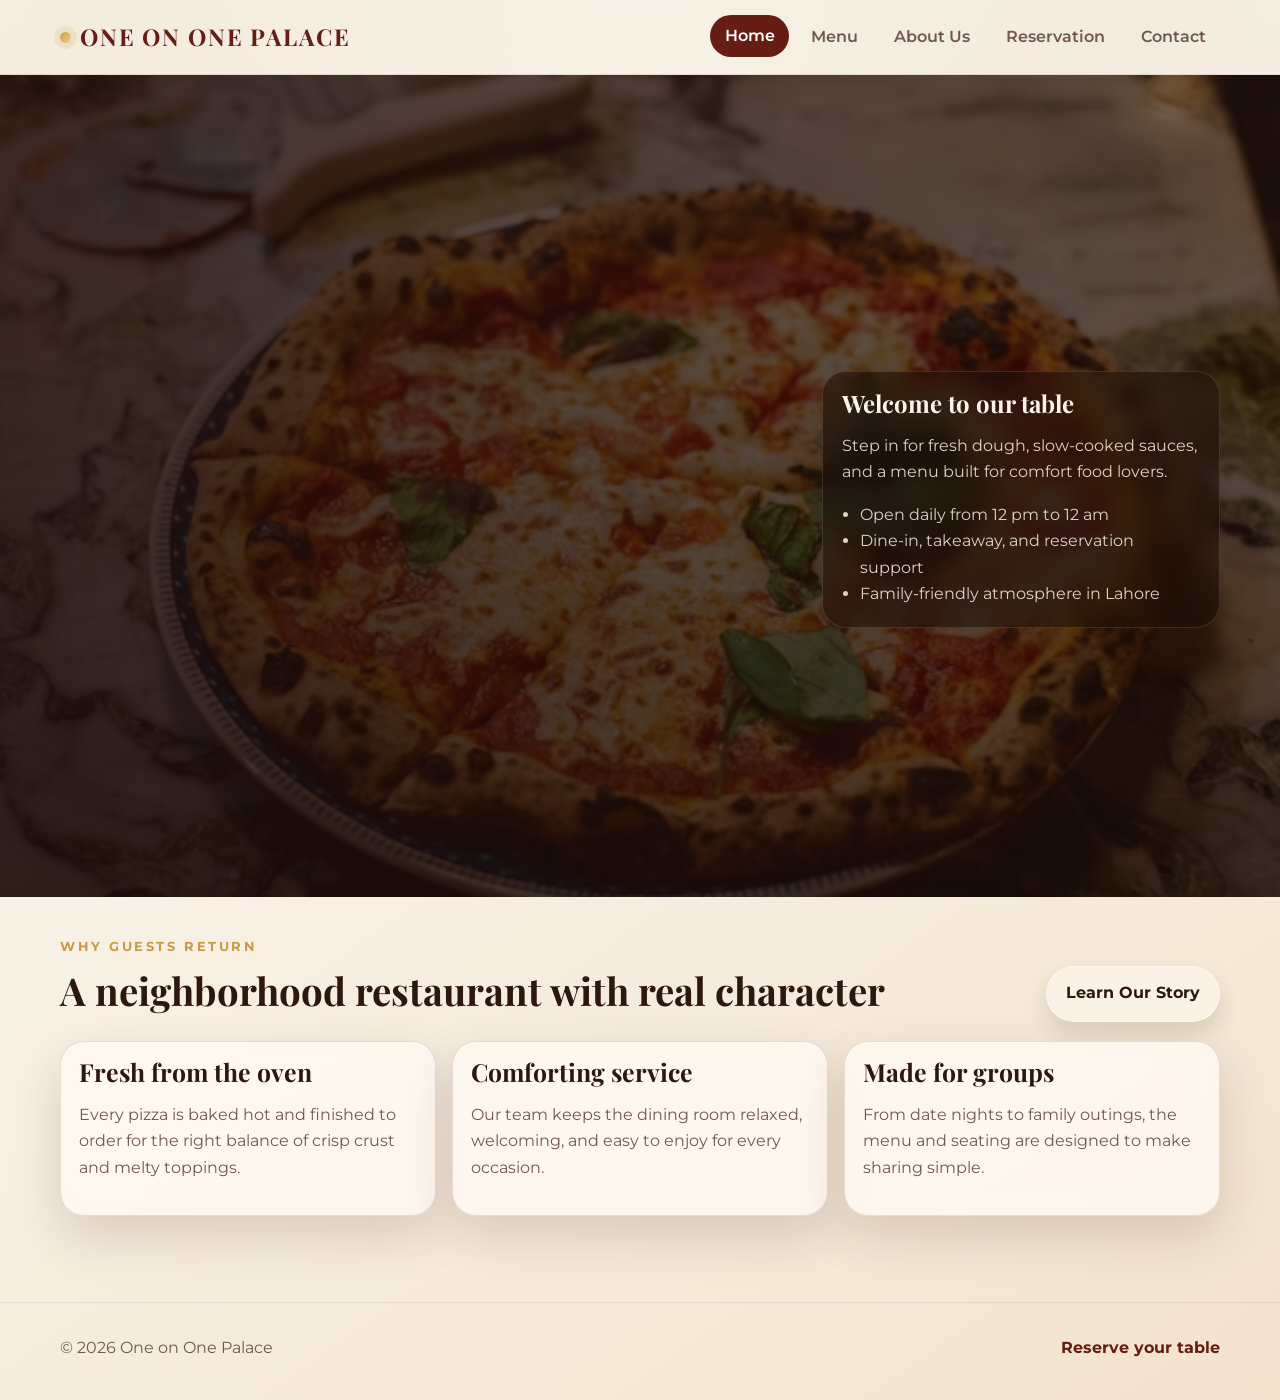
<file: index.html>
<!DOCTYPE html>
<html lang="en">
<head>
    <meta charset="UTF-8">
    <meta name="viewport" content="width=device-width, initial-scale=1.0">
    <title>One on One Palace | Best Pizza in Lahore</title>
    <link rel="preconnect" href="https://fonts.googleapis.com">
    <link rel="preconnect" href="https://fonts.gstatic.com" crossorigin>
    <link href="https://fonts.googleapis.com/css2?family=Montserrat:wght@400;500;600;700;800&family=Playfair+Display:wght@600;700;800&display=swap" rel="stylesheet">
    <link rel="stylesheet" href="style.css?v=20260422">
    <script src="script.js?v=20260422" defer></script>
</head>
<body>
    <header class="site-header">
        <div class="container nav-wrap">
            <a class="brand" href="index.html?v=20260422">One on One Palace</a>
            <button class="nav-toggle" type="button" aria-label="Toggle navigation" aria-controls="primary-nav" aria-expanded="false">Menu</button>
            <nav class="main-nav" id="primary-nav" aria-label="Primary navigation">
                <a class="active" href="index.html?v=20260422">Home</a>
                <a href="menu.html?v=20260422">Menu</a>
                <a href="about.html?v=20260422">About Us</a>
                <a href="reservation.html?v=20260422">Reservation</a>
                <a href="contact.html?v=20260422">Contact</a>
            </nav>
        </div>
    </header>

    <main>
        <section class="hero hero-home">
            <div class="container hero-grid">
                <div class="hero-panel reveal">
                    <p class="eyebrow">Lahore's warm table for wood-fired favorites</p>
                    <h1>One on One Palace</h1>
                    <p class="hero-copy">Best Pizza in Lahore, served with fresh ingredients, bold flavors, and a cozy dining experience for family dinners, casual catchups, and late-night cravings.</p>
                    <div class="cta-row">
                        <a class="btn btn-solid" href="reservation.html?v=20260422">Book a Table</a>
                        <a class="btn btn-ghost" href="menu.html?v=20260422">View Menu</a>
                    </div>
                </div>
                <aside class="hero-card reveal" aria-label="Welcome highlights">
                    <h2>Welcome to our table</h2>
                    <p>Step in for fresh dough, slow-cooked sauces, and a menu built for comfort food lovers.</p>
                    <ul>
                        <li>Open daily from 12 pm to 12 am</li>
                        <li>Dine-in, takeaway, and reservation support</li>
                        <li>Family-friendly atmosphere in Lahore</li>
                    </ul>
                </aside>
            </div>
        </section>

        <section class="section container">
            <div class="section-header">
                <div>
                    <p class="eyebrow">Why guests return</p>
                    <h2 class="section-title">A neighborhood restaurant with real character</h2>
                </div>
                <a class="btn btn-ghost" href="about.html?v=20260422">Learn Our Story</a>
            </div>
            <div class="cards">
                <article class="card reveal">
                    <h3>Fresh from the oven</h3>
                    <p>Every pizza is baked hot and finished to order for the right balance of crisp crust and melty toppings.</p>
                </article>
                <article class="card reveal">
                    <h3>Comforting service</h3>
                    <p>Our team keeps the dining room relaxed, welcoming, and easy to enjoy for every occasion.</p>
                </article>
                <article class="card reveal">
                    <h3>Made for groups</h3>
                    <p>From date nights to family outings, the menu and seating are designed to make sharing simple.</p>
                </article>
            </div>
        </section>
    </main>

    <footer class="site-footer">
        <div class="container footer-wrap">
            <p>&copy; 2026 One on One Palace</p>
            <a href="reservation.html?v=20260422">Reserve your table</a>
        </div>
    </footer>
</body>
</html>
</file>
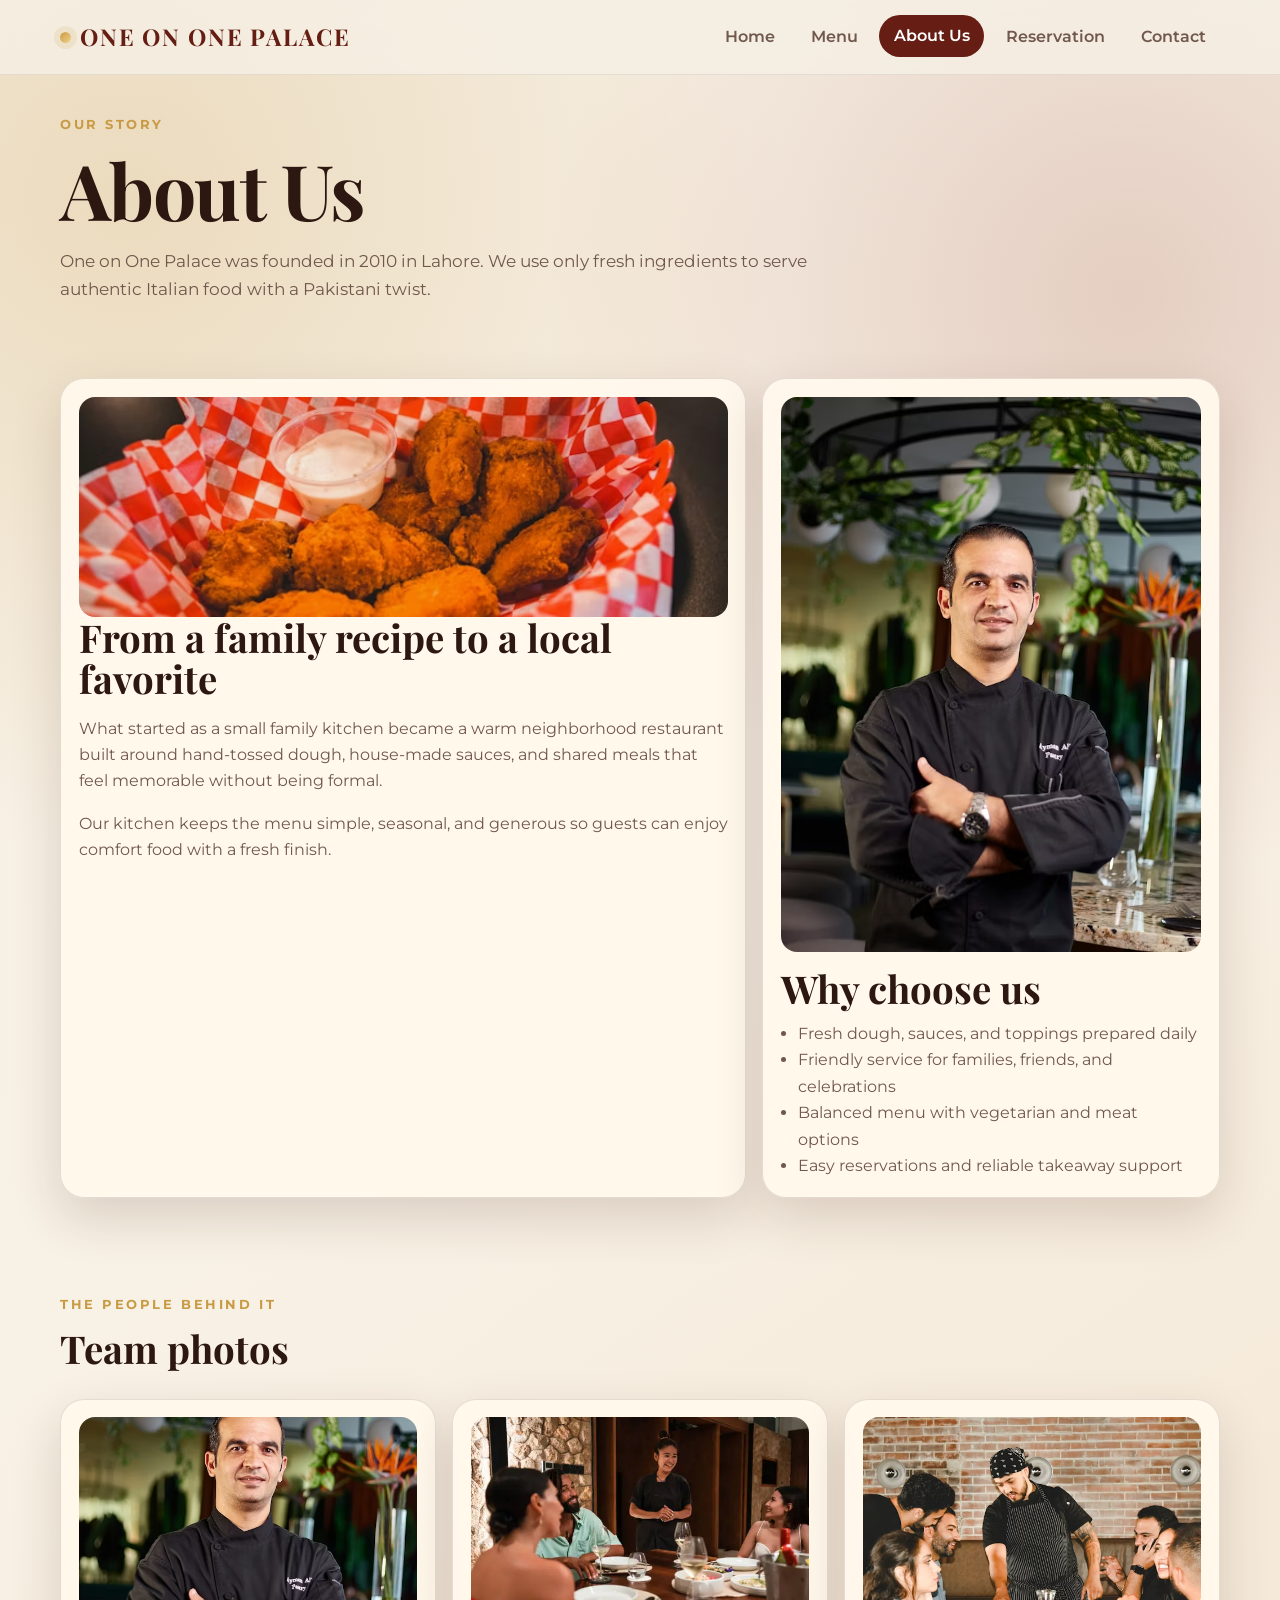
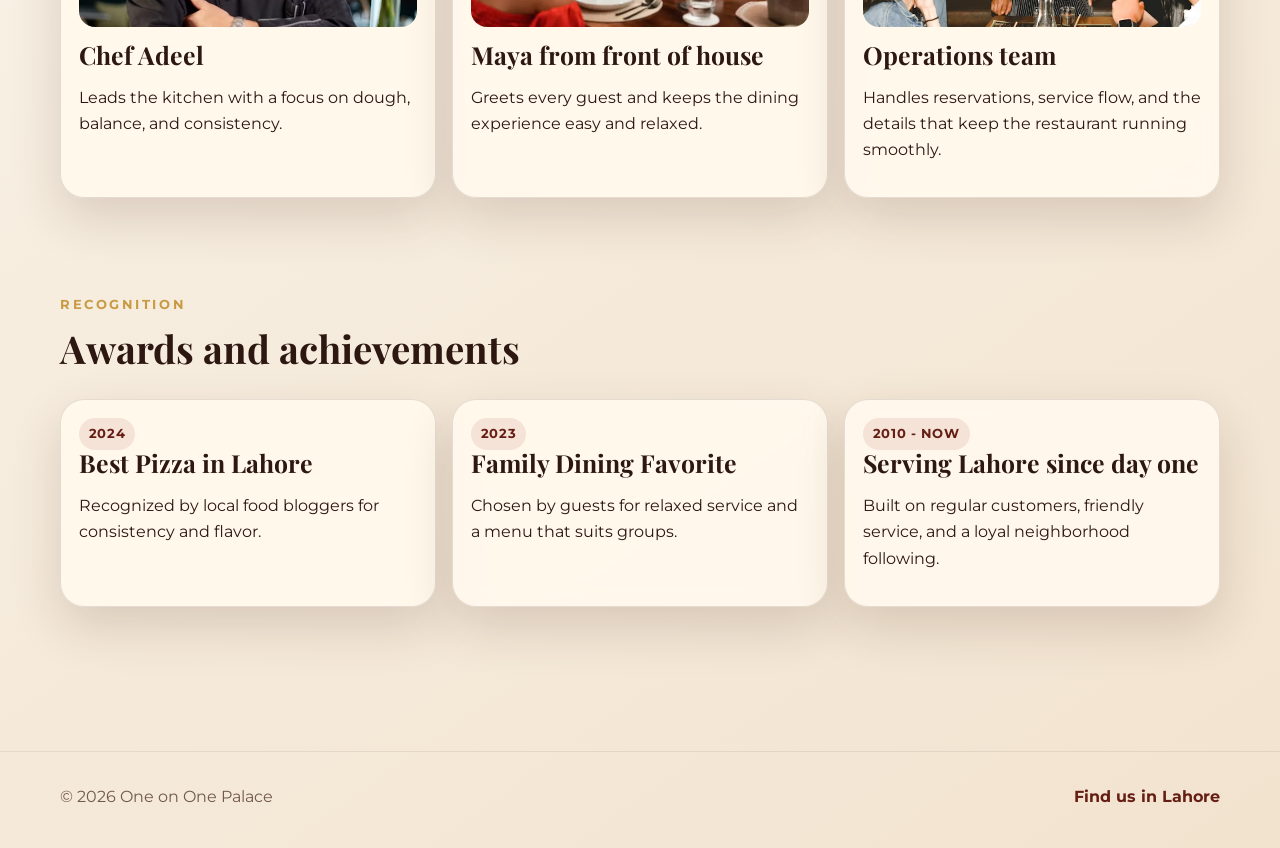
<file: about.html>
<!DOCTYPE html>
<html lang="en">
<head>
    <meta charset="UTF-8">
    <meta name="viewport" content="width=device-width, initial-scale=1.0">
    <title>About Us | One on One Palace</title>
    <link rel="preconnect" href="https://fonts.googleapis.com">
    <link rel="preconnect" href="https://fonts.gstatic.com" crossorigin>
    <link href="https://fonts.googleapis.com/css2?family=Montserrat:wght@400;500;600;700;800&family=Playfair+Display:wght@600;700;800&display=swap" rel="stylesheet">
    <link rel="stylesheet" href="style.css?v=20260422">
    <script src="script.js?v=20260422" defer></script>
</head>
<body>
    <header class="site-header">
        <div class="container nav-wrap">
            <a class="brand" href="index.html?v=20260422">One on One Palace</a>
            <button class="nav-toggle" type="button" aria-label="Toggle navigation" aria-controls="primary-nav" aria-expanded="false">Menu</button>
            <nav class="main-nav" id="primary-nav" aria-label="Primary navigation">
                <a href="index.html?v=20260422">Home</a>
                <a href="menu.html?v=20260422">Menu</a>
                <a class="active" href="about.html?v=20260422">About Us</a>
                <a href="reservation.html?v=20260422">Reservation</a>
                <a href="contact.html?v=20260422">Contact</a>
            </nav>
        </div>
    </header>

    <main class="section container">
        <div class="section-header">
            <div>
                <p class="eyebrow">Our story</p>
                <h1 class="section-title">About Us</h1>
                <p class="page-intro">One on One Palace was founded in 2010 in Lahore. We use only fresh ingredients to serve authentic Italian food with a Pakistani twist.</p>
            </div>
        </div>

        <section class="story-grid section">
            <article class="story-card reveal">
                <div class="story-visual" aria-hidden="true"></div>
                <h2>From a family recipe to a local favorite</h2>
                <p>What started as a small family kitchen became a warm neighborhood restaurant built around hand-tossed dough, house-made sauces, and shared meals that feel memorable without being formal.</p>
                <p>Our kitchen keeps the menu simple, seasonal, and generous so guests can enjoy comfort food with a fresh finish.</p>
            </article>
            <aside class="story-card reveal">
                <img class="owner-photo" src="images/Chef Adeel.avif" alt="Chef Adeel, head chef at One on One Palace">
                <h2>Why choose us</h2>
                <ul class="feature-list">
                    <li>Fresh dough, sauces, and toppings prepared daily</li>
                    <li>Friendly service for families, friends, and celebrations</li>
                    <li>Balanced menu with vegetarian and meat options</li>
                    <li>Easy reservations and reliable takeaway support</li>
                </ul>
            </aside>
        </section>

        <section class="section">
            <div class="section-header">
                <div>
                    <p class="eyebrow">The people behind it</p>
                    <h2 class="section-title">Team photos</h2>
                </div>
            </div>
            <div class="team-grid">
                <article class="team-card reveal">
                    <div class="team-photo one" aria-hidden="true"></div>
                    <h3>Chef Adeel</h3>
                    <p>Leads the kitchen with a focus on dough, balance, and consistency.</p>
                </article>
                <article class="team-card reveal">
                    <div class="team-photo two" aria-hidden="true"></div>
                    <h3>Maya from front of house</h3>
                    <p>Greets every guest and keeps the dining experience easy and relaxed.</p>
                </article>
                <article class="team-card reveal">
                    <div class="team-photo three" aria-hidden="true"></div>
                    <h3>Operations team</h3>
                    <p>Handles reservations, service flow, and the details that keep the restaurant running smoothly.</p>
                </article>
            </div>
        </section>

        <section class="section">
            <div class="section-header">
                <div>
                    <p class="eyebrow">Recognition</p>
                    <h2 class="section-title">Awards and achievements</h2>
                </div>
            </div>
            <div class="awards-grid">
                <article class="award-card reveal">
                    <span class="pill">2024</span>
                    <h3>Best Pizza in Lahore</h3>
                    <p>Recognized by local food bloggers for consistency and flavor.</p>
                </article>
                <article class="award-card reveal">
                    <span class="pill">2023</span>
                    <h3>Family Dining Favorite</h3>
                    <p>Chosen by guests for relaxed service and a menu that suits groups.</p>
                </article>
                <article class="award-card reveal">
                    <span class="pill">2010 - Now</span>
                    <h3>Serving Lahore since day one</h3>
                    <p>Built on regular customers, friendly service, and a loyal neighborhood following.</p>
                </article>
            </div>
        </section>
    </main>

    <footer class="site-footer">
        <div class="container footer-wrap">
            <p>&copy; 2026 One on One Palace</p>
            <a href="contact.html?v=20260422">Find us in Lahore</a>
        </div>
    </footer>
</body>
</html>
</file>
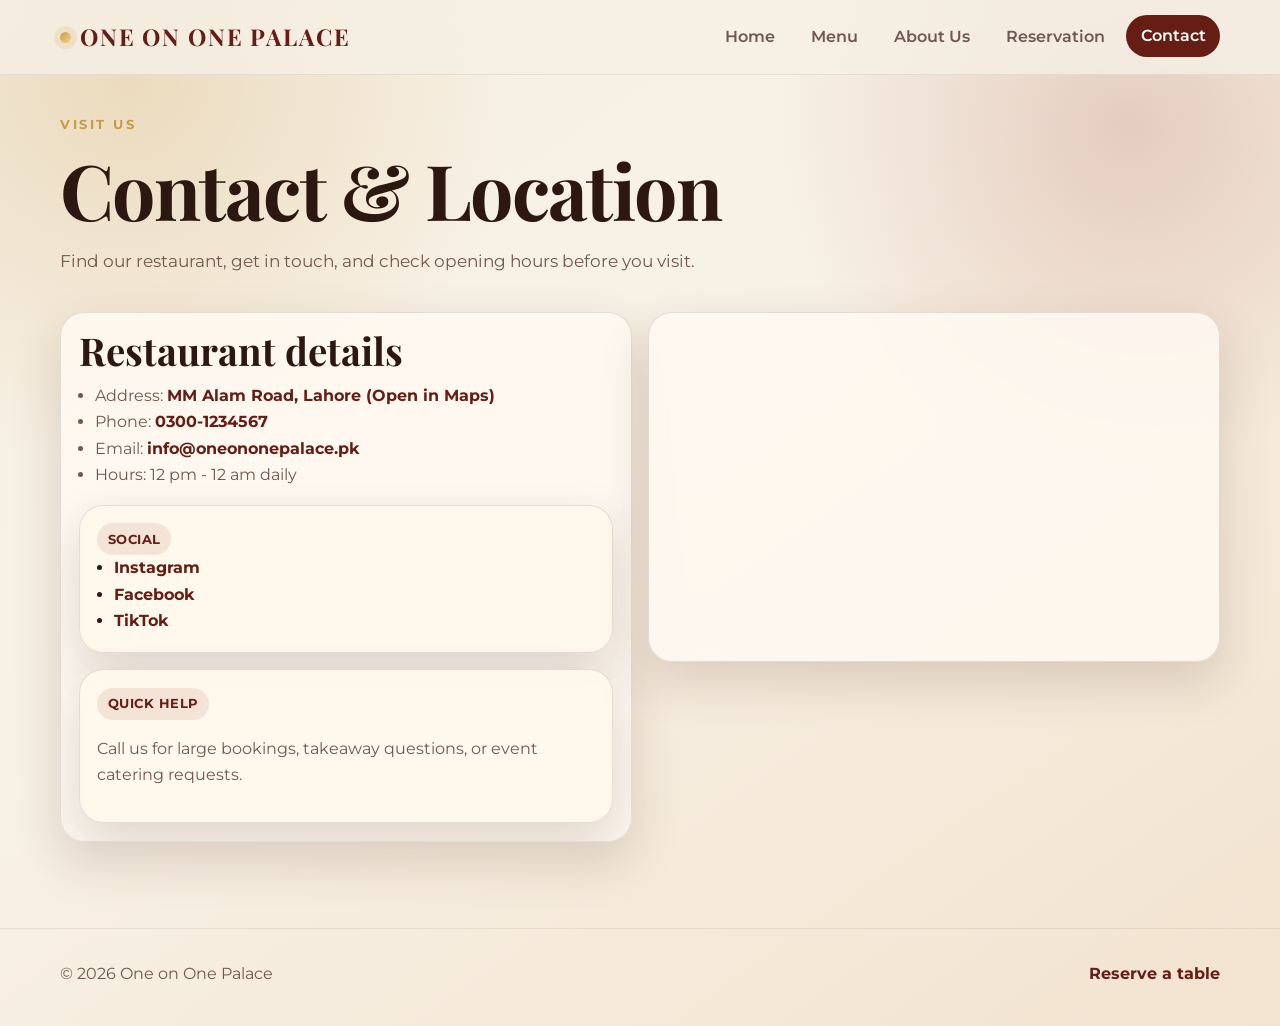
<file: contact.html>
<!DOCTYPE html>
<html lang="en">
<head>
    <meta charset="UTF-8">
    <meta name="viewport" content="width=device-width, initial-scale=1.0">
    <title>Contact & Location | One on One Palace</title>
    <link rel="preconnect" href="https://fonts.googleapis.com">
    <link rel="preconnect" href="https://fonts.gstatic.com" crossorigin>
    <link href="https://fonts.googleapis.com/css2?family=Montserrat:wght@400;500;600;700;800&family=Playfair+Display:wght@600;700;800&display=swap" rel="stylesheet">
    <link rel="stylesheet" href="style.css?v=20260422">
    <script src="script.js?v=20260422" defer></script>
</head>
<body>
    <header class="site-header">
        <div class="container nav-wrap">
            <a class="brand" href="index.html?v=20260422">One on One Palace</a>
            <button class="nav-toggle" type="button" aria-label="Toggle navigation" aria-controls="primary-nav" aria-expanded="false">Menu</button>
            <nav class="main-nav" id="primary-nav" aria-label="Primary navigation">
                <a href="index.html?v=20260422">Home</a>
                <a href="menu.html?v=20260422">Menu</a>
                <a href="about.html?v=20260422">About Us</a>
                <a href="reservation.html?v=20260422">Reservation</a>
                <a class="active" href="contact.html?v=20260422">Contact</a>
            </nav>
        </div>
    </header>

    <main class="section container">
        <div class="section-header">
            <div>
                <p class="eyebrow">Visit us</p>
                <h1 class="section-title">Contact & Location</h1>
                <p class="page-intro">Find our restaurant, get in touch, and check opening hours before you visit.</p>
            </div>
        </div>

        <div class="contact-grid">
            <section class="contact-card reveal">
                <h2>Restaurant details</h2>
                <ul class="contact-list detail-list">
                    <li>Address: <a href="https://maps.google.com/?q=MM+Alam+Road,+Lahore" target="_blank" rel="noopener noreferrer">MM Alam Road, Lahore (Open in Maps)</a></li>
                    <li>Phone: <a href="tel:+923001234567">0300-1234567</a></li>
                    <li>Email: <a href="mailto:info@oneononepalace.pk">info@oneononepalace.pk</a></li>
                    <li>Hours: 12 pm - 12 am daily</li>
                </ul>

                <div class="hours-grid" style="margin-top: 1rem;">
                    <div class="info-card">
                        <span class="pill">Social</span>
                        <ul class="social-list">
                            <li><a href="https://www.instagram.com/" target="_blank" rel="noopener noreferrer">Instagram</a></li>
                            <li><a href="https://www.facebook.com/" target="_blank" rel="noopener noreferrer">Facebook</a></li>
                            <li><a href="https://www.tiktok.com/" target="_blank" rel="noopener noreferrer">TikTok</a></li>
                        </ul>
                    </div>
                    <div class="info-card">
                        <span class="pill">Quick help</span>
                        <p>Call us for large bookings, takeaway questions, or event catering requests.</p>
                    </div>
                </div>
            </section>

            <section class="map-card reveal" aria-label="Map location">
                <iframe
                    title="One on One Palace location map"
                    src="https://www.google.com/maps?q=MM%20Alam%20Road%2C%20Lahore&output=embed"
                    loading="lazy"
                    referrerpolicy="no-referrer-when-downgrade"></iframe>
            </section>
        </div>
    </main>

    <footer class="site-footer">
        <div class="container footer-wrap">
            <p>&copy; 2026 One on One Palace</p>
            <a href="reservation.html?v=20260422">Reserve a table</a>
        </div>
    </footer>
</body>
</html>
</file>
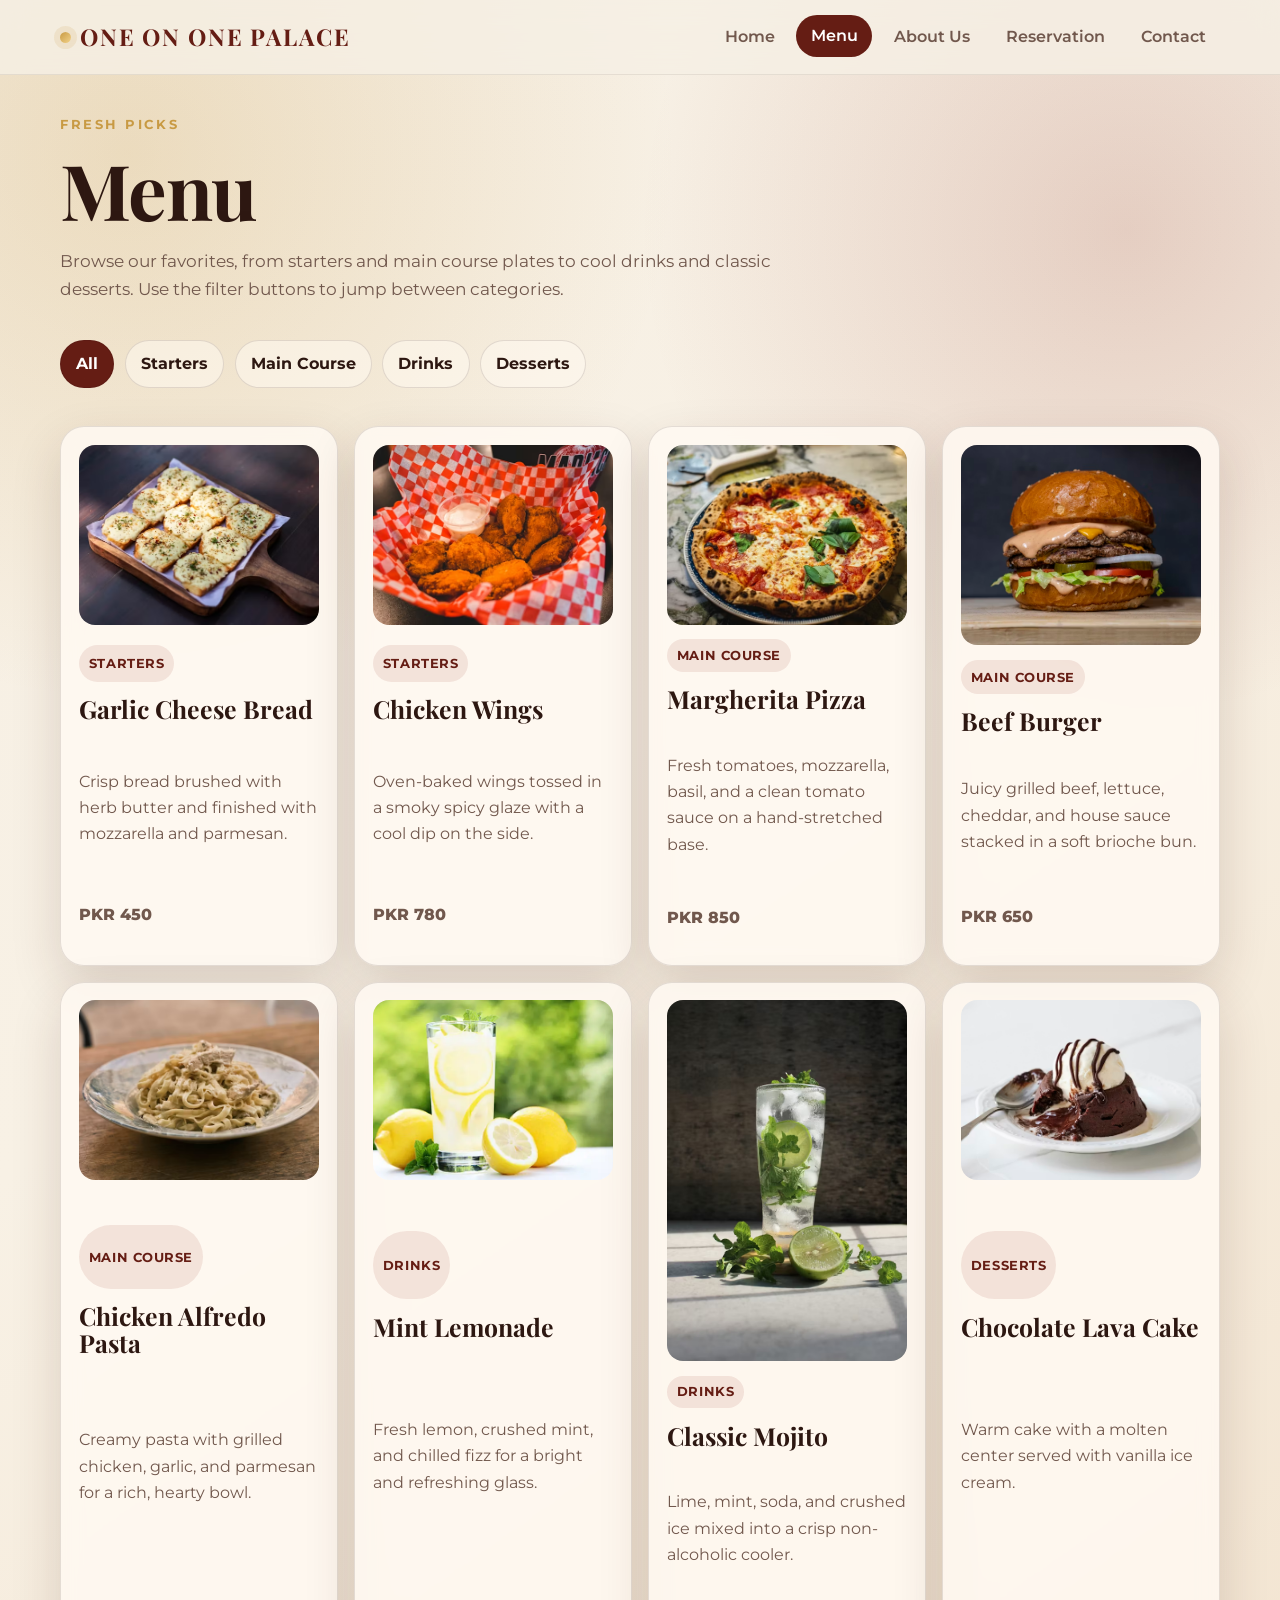
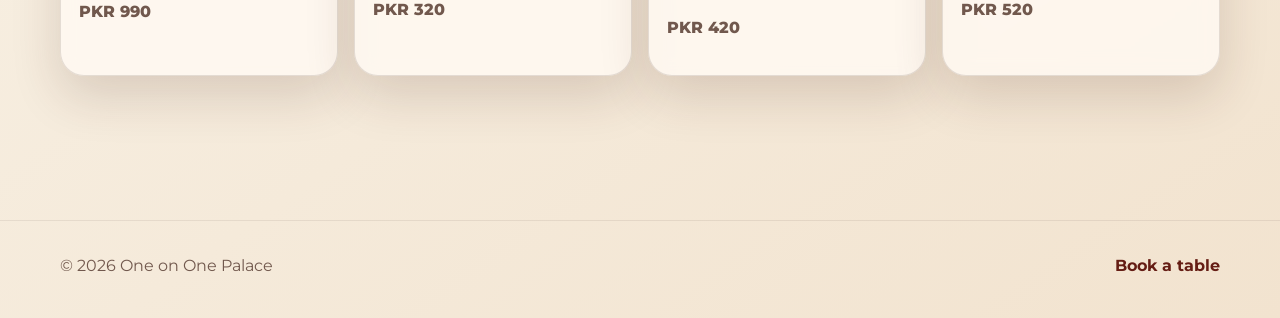
<file: menu.html>
<!DOCTYPE html>
<html lang="en">
<head>
    <meta charset="UTF-8">
    <meta name="viewport" content="width=device-width, initial-scale=1.0">
    <title>Menu | One on One Palace</title>
    <link rel="preconnect" href="https://fonts.googleapis.com">
    <link rel="preconnect" href="https://fonts.gstatic.com" crossorigin>
    <link href="https://fonts.googleapis.com/css2?family=Montserrat:wght@400;500;600;700;800&family=Playfair+Display:wght@600;700;800&display=swap" rel="stylesheet">
    <link rel="stylesheet" href="style.css?v=20260422">
    <script src="script.js?v=20260422" defer></script>
</head>
<body>
    <header class="site-header">
        <div class="container nav-wrap">
            <a class="brand" href="index.html?v=20260422">One on One Palace</a>
            <button class="nav-toggle" type="button" aria-label="Toggle navigation" aria-controls="primary-nav" aria-expanded="false">Menu</button>
            <nav class="main-nav" id="primary-nav" aria-label="Primary navigation">
                <a href="index.html?v=20260422">Home</a>
                <a class="active" href="menu.html?v=20260422">Menu</a>
                <a href="about.html?v=20260422">About Us</a>
                <a href="reservation.html?v=20260422">Reservation</a>
                <a href="contact.html?v=20260422">Contact</a>
            </nav>
        </div>
    </header>

    <main class="section container">
        <div class="section-header">
            <div>
                <p class="eyebrow">Fresh picks</p>
                <h1 class="section-title">Menu</h1>
                <p class="page-intro">Browse our favorites, from starters and main course plates to cool drinks and classic desserts. Use the filter buttons to jump between categories.</p>
            </div>
        </div>

        <div class="menu-tools" aria-label="Menu filters">
            <button class="filter-btn active" type="button" data-filter="all">All</button>
            <button class="filter-btn" type="button" data-filter="starters">Starters</button>
            <button class="filter-btn" type="button" data-filter="main">Main Course</button>
            <button class="filter-btn" type="button" data-filter="drinks">Drinks</button>
            <button class="filter-btn" type="button" data-filter="desserts">Desserts</button>
        </div>

        <section class="menu-grid section" aria-label="Menu items">
            <article class="menu-card reveal" data-category="starters">
                <img class="menu-photo" src="images/Garlic Cheese Bread.avif" alt="Garlic cheese bread photo" loading="lazy">
                <span class="badge">Starters</span>
                <h3>Garlic Cheese Bread</h3>
                <p>Crisp bread brushed with herb butter and finished with mozzarella and parmesan.</p>
                <p class="menu-price">PKR 450</p>
            </article>
            <article class="menu-card reveal" data-category="starters">
                <img class="menu-photo" src="images/Chicken Wings.avif" alt="Chicken wings photo" loading="lazy">
                <span class="badge">Starters</span>
                <h3>Chicken Wings</h3>
                <p>Oven-baked wings tossed in a smoky spicy glaze with a cool dip on the side.</p>
                <p class="menu-price">PKR 780</p>
            </article>
            <article class="menu-card reveal" data-category="main">
                <img class="menu-photo" src="images/Margherita Pizza.avif" alt="Margherita pizza photo" loading="lazy">
                <span class="badge">Main Course</span>
                <h3>Margherita Pizza</h3>
                <p>Fresh tomatoes, mozzarella, basil, and a clean tomato sauce on a hand-stretched base.</p>
                <p class="menu-price">PKR 850</p>
            </article>
            <article class="menu-card reveal" data-category="main">
                <img class="menu-photo" src="images/Beef Burger.avif" alt="Beef burger photo" loading="lazy">
                <span class="badge">Main Course</span>
                <h3>Beef Burger</h3>
                <p>Juicy grilled beef, lettuce, cheddar, and house sauce stacked in a soft brioche bun.</p>
                <p class="menu-price">PKR 650</p>
            </article>
            <article class="menu-card reveal" data-category="main">
                <img class="menu-photo" src="images/Chicken Alfredo Pasta.avif" alt="Chicken Alfredo pasta photo" loading="lazy">
                <span class="badge">Main Course</span>
                <h3>Chicken Alfredo Pasta</h3>
                <p>Creamy pasta with grilled chicken, garlic, and parmesan for a rich, hearty bowl.</p>
                <p class="menu-price">PKR 990</p>
            </article>
            <article class="menu-card reveal" data-category="drinks">
                <img class="menu-photo" src="images/Mint Lemonade.webp" alt="Mint lemonade photo" loading="lazy">
                <span class="badge">Drinks</span>
                <h3>Mint Lemonade</h3>
                <p>Fresh lemon, crushed mint, and chilled fizz for a bright and refreshing glass.</p>
                <p class="menu-price">PKR 320</p>
            </article>
            <article class="menu-card reveal" data-category="drinks">
                <img class="menu-photo" src="images/Classic Mojito.avif" alt="Classic mojito photo" loading="lazy">
                <span class="badge">Drinks</span>
                <h3>Classic Mojito</h3>
                <p>Lime, mint, soda, and crushed ice mixed into a crisp non-alcoholic cooler.</p>
                <p class="menu-price">PKR 420</p>
            </article>
            <article class="menu-card reveal" data-category="desserts">
                <img class="menu-photo" src="images/Chocolate Lava Cake.avif" alt="Chocolate lava cake photo" loading="lazy">
                <span class="badge">Desserts</span>
                <h3>Chocolate Lava Cake</h3>
                <p>Warm cake with a molten center served with vanilla ice cream.</p>
                <p class="menu-price">PKR 520</p>
            </article>
        </section>
    </main>

    <footer class="site-footer">
        <div class="container footer-wrap">
            <p>&copy; 2026 One on One Palace</p>
            <a href="reservation.html?v=20260422">Book a table</a>
        </div>
    </footer>
</body>
</html>
</file>
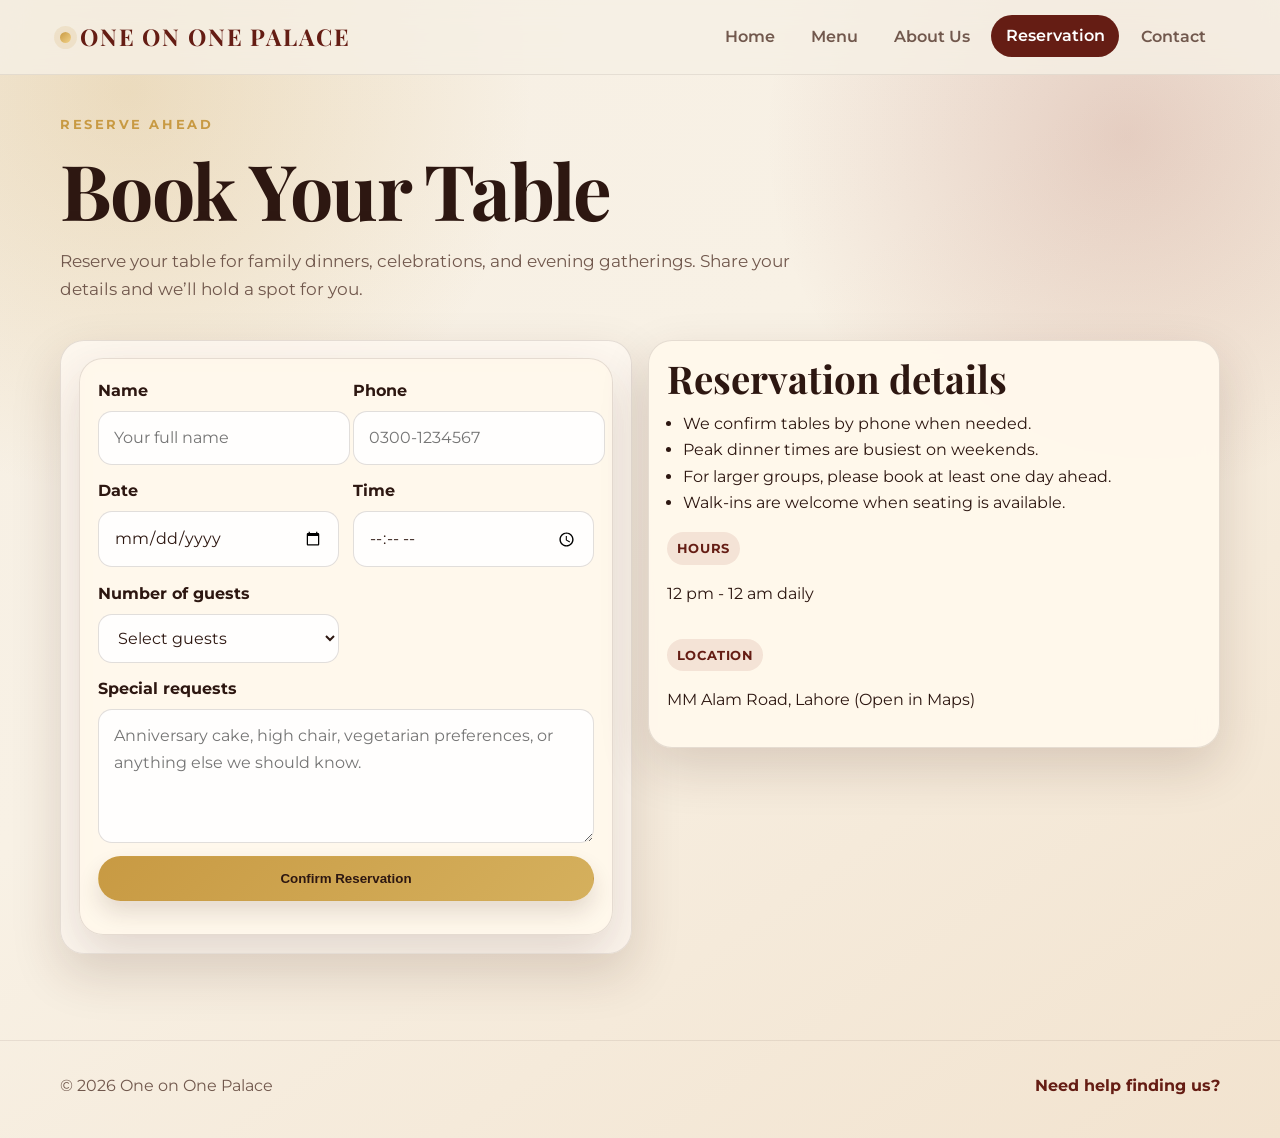
<file: reservation.html>
<!DOCTYPE html>
<html lang="en">
<head>
    <meta charset="UTF-8">
    <meta name="viewport" content="width=device-width, initial-scale=1.0">
    <title>Reservation | One on One Palace</title>
    <link rel="preconnect" href="https://fonts.googleapis.com">
    <link rel="preconnect" href="https://fonts.gstatic.com" crossorigin>
    <link href="https://fonts.googleapis.com/css2?family=Montserrat:wght@400;500;600;700;800&family=Playfair+Display:wght@600;700;800&display=swap" rel="stylesheet">
    <link rel="stylesheet" href="style.css?v=20260422">
    <script src="script.js?v=20260422" defer></script>
</head>
<body>
    <header class="site-header">
        <div class="container nav-wrap">
            <a class="brand" href="index.html?v=20260422">One on One Palace</a>
            <button class="nav-toggle" type="button" aria-label="Toggle navigation" aria-controls="primary-nav" aria-expanded="false">Menu</button>
            <nav class="main-nav" id="primary-nav" aria-label="Primary navigation">
                <a href="index.html?v=20260422">Home</a>
                <a href="menu.html?v=20260422">Menu</a>
                <a href="about.html?v=20260422">About Us</a>
                <a class="active" href="reservation.html?v=20260422">Reservation</a>
                <a href="contact.html?v=20260422">Contact</a>
            </nav>
        </div>
    </header>

    <main class="section container">
        <div class="section-header">
            <div>
                <p class="eyebrow">Reserve ahead</p>
                <h1 class="section-title">Book Your Table</h1>
                <p class="page-intro">Reserve your table for family dinners, celebrations, and evening gatherings. Share your details and we’ll hold a spot for you.</p>
            </div>
        </div>

        <div class="layout-two">
            <section class="reservation-card reveal">
                <form class="reservation-form" id="reservation-form" novalidate>
                    <div class="form-grid">
                        <div class="field-group">
                            <label for="reservation-name">Name</label>
                            <input id="reservation-name" name="name" type="text" placeholder="Your full name" required>
                        </div>
                        <div class="field-group">
                            <label for="reservation-phone">Phone</label>
                            <input id="reservation-phone" name="phone" type="tel" placeholder="0300-1234567" required>
                        </div>
                        <div class="field-group">
                            <label for="reservation-date">Date</label>
                            <input id="reservation-date" name="date" type="date" required>
                        </div>
                        <div class="field-group">
                            <label for="reservation-time">Time</label>
                            <input id="reservation-time" name="time" type="time" required>
                        </div>
                        <div class="field-group">
                            <label for="reservation-guests">Number of guests</label>
                            <select id="reservation-guests" name="guests" required>
                                <option value="">Select guests</option>
                                <option value="1">1 guest</option>
                                <option value="2">2 guests</option>
                                <option value="3">3 guests</option>
                                <option value="4">4 guests</option>
                                <option value="5+">5 or more</option>
                            </select>
                        </div>
                        <div class="field-group full">
                            <label for="reservation-notes">Special requests</label>
                            <textarea id="reservation-notes" name="notes" rows="4" placeholder="Anniversary cake, high chair, vegetarian preferences, or anything else we should know."></textarea>
                        </div>
                    </div>
                    <button class="btn btn-solid" type="submit">Confirm Reservation</button>
                    <p class="reservation-status" id="reservation-status" role="status" aria-live="polite"></p>
                </form>
            </section>

            <aside class="info-card reveal">
                <h2>Reservation details</h2>
                <ul class="reservation-list">
                    <li>We confirm tables by phone when needed.</li>
                    <li>Peak dinner times are busiest on weekends.</li>
                    <li>For larger groups, please book at least one day ahead.</li>
                    <li>Walk-ins are welcome when seating is available.</li>
                </ul>
                <div class="hours-grid" style="margin-top: 1rem;">
                    <div>
                        <span class="pill">Hours</span>
                        <p>12 pm - 12 am daily</p>
                    </div>
                    <div>
                        <span class="pill">Location</span>
                        <p><a href="https://maps.google.com/?q=MM+Alam+Road,+Lahore" target="_blank" rel="noopener noreferrer">MM Alam Road, Lahore (Open in Maps)</a></p>
                    </div>
                </div>
            </aside>
        </div>
    </main>

    <footer class="site-footer">
        <div class="container footer-wrap">
            <p>&copy; 2026 One on One Palace</p>
            <a href="contact.html?v=20260422">Need help finding us?</a>
        </div>
    </footer>
</body>
</html>
</file>
<file: style.css>
:root {
    --bg: #f6efe4;
    --bg-soft: #f2e3cf;
    --surface: rgba(255, 250, 242, 0.84);
    --surface-strong: rgba(255, 248, 236, 0.96);
    --text: #2d1711;
    --muted: #71584d;
    --accent: #8f2f22;
    --accent-dark: #651d14;
    --gold: #c89a43;
    --border: rgba(45, 23, 17, 0.12);
    --shadow: 0 20px 50px rgba(68, 31, 20, 0.16);
    --radius: 24px;
}

* {
    box-sizing: border-box;
}

html {
    scroll-behavior: smooth;
}

html,
body {
    margin: 0;
    padding: 0;
}

body {
    font-family: "Montserrat", "Segoe UI", sans-serif;
    color: var(--text);
    min-height: 100vh;
    line-height: 1.65;
    background:
        radial-gradient(circle at 10% 8%, rgba(200, 154, 67, 0.24) 0, transparent 26%),
        radial-gradient(circle at 88% 12%, rgba(143, 47, 34, 0.18) 0, transparent 24%),
        linear-gradient(145deg, var(--bg), #f8f1e5 42%, var(--bg-soft));
}

body::before {
    content: "";
    position: fixed;
    inset: 0;
    pointer-events: none;
    background-image: linear-gradient(rgba(255, 255, 255, 0.12) 1px, transparent 1px), linear-gradient(90deg, rgba(255, 255, 255, 0.12) 1px, transparent 1px);
    background-size: 42px 42px;
    opacity: 0.16;
    mask-image: linear-gradient(180deg, rgba(0, 0, 0, 0.55), transparent 92%);
}

a {
    color: inherit;
    text-decoration: none;
}

img {
    display: block;
    max-width: 100%;
}

.container {
    width: min(1160px, 92%);
    margin: 0 auto;
}

.site-header {
    position: sticky;
    top: 0;
    z-index: 20;
    backdrop-filter: blur(14px);
    background: rgba(246, 239, 228, 0.82);
    border-bottom: 1px solid rgba(45, 23, 17, 0.08);
}

.nav-wrap {
    display: flex;
    justify-content: space-between;
    align-items: center;
    gap: 1rem;
    padding: 1rem 0;
}

.brand {
    display: inline-flex;
    align-items: center;
    gap: 0.55rem;
    font-family: "Playfair Display", Georgia, serif;
    font-size: 1.45rem;
    font-weight: 700;
    letter-spacing: 0.08em;
    text-transform: uppercase;
    color: var(--accent-dark);
}

.brand::before {
    content: "";
    width: 0.7rem;
    height: 0.7rem;
    border-radius: 50%;
    background: linear-gradient(135deg, var(--gold), #f2d28a);
    box-shadow: 0 0 0 6px rgba(200, 154, 67, 0.14);
}

.main-nav {
    display: flex;
    align-items: center;
    gap: 0.45rem;
    flex-wrap: wrap;
}

.nav-toggle {
    display: none;
    border: 1px solid var(--border);
    border-radius: 999px;
    background: var(--surface);
    color: var(--text);
    font: inherit;
    font-weight: 700;
    padding: 0.55rem 0.9rem;
    cursor: pointer;
    box-shadow: var(--shadow);
}

.main-nav a {
    padding: 0.5rem 0.9rem;
    border-radius: 999px;
    color: var(--muted);
    font-weight: 600;
    transition: transform 0.2s ease, background-color 0.2s ease, color 0.2s ease;
}

.main-nav a:hover,
.main-nav a.active {
    background: var(--accent-dark);
    color: #fff;
    transform: translateY(-1px);
}

.hero {
    position: relative;
    isolation: isolate;
    padding: 4.6rem 0 3rem;
}

.hero.hero-home {
    min-height: calc(100vh - 78px);
    display: grid;
    align-items: center;
    background:
        linear-gradient(115deg, rgba(38, 15, 10, 0.84), rgba(38, 15, 10, 0.48)),
        url("images/Margherita Pizza.avif") center/cover no-repeat;
    color: #fff7f1;
}

.hero.hero-home::after {
    content: "";
    position: absolute;
    inset: 0;
    background: linear-gradient(180deg, rgba(18, 7, 5, 0.14), rgba(18, 7, 5, 0.48));
    z-index: -1;
}

.hero-grid {
    display: grid;
    grid-template-columns: minmax(0, 1.3fr) minmax(280px, 0.7fr);
    gap: 1.4rem;
    align-items: center;
}

.hero-panel {
    max-width: 720px;
    padding: 0;
}

.eyebrow {
    margin: 0 0 0.8rem;
    text-transform: uppercase;
    letter-spacing: 0.2em;
    color: var(--gold);
    font-size: 0.8rem;
    font-weight: 700;
}

h1,
h2,
h3 {
    font-family: "Playfair Display", Georgia, serif;
    line-height: 1.08;
    margin-top: 0;
}

h1 {
    font-size: clamp(2.6rem, 6vw, 5.4rem);
    margin-bottom: 0.9rem;
    letter-spacing: -0.02em;
}

h2 {
    font-size: clamp(1.7rem, 3vw, 2.65rem);
    margin-bottom: 0.7rem;
}

h3 {
    font-size: 1.55rem;
    margin-bottom: 0.6rem;
}

.hero-copy,
.lead,
.page-intro,
.card p,
.feature-list,
.story-card p,
.menu-card p,
.menu-price,
.contact-card p,
.contact-list,
.reservation-form p,
.reservation-status,
.meta,
.footer-wrap {
    color: var(--muted);
}

.hero-copy,
.page-intro {
    max-width: 68ch;
    font-size: 1.06rem;
}

.cta-row {
    display: flex;
    gap: 0.8rem;
    margin-top: 1.5rem;
    flex-wrap: wrap;
}

.btn {
    display: inline-flex;
    align-items: center;
    justify-content: center;
    gap: 0.45rem;
    border-radius: 999px;
    padding: 0.86rem 1.2rem;
    border: 1px solid transparent;
    font-weight: 700;
    transition: transform 0.2s ease, box-shadow 0.2s ease, background-color 0.2s ease;
    box-shadow: 0 12px 22px rgba(69, 32, 20, 0.14);
}

.btn:hover {
    transform: translateY(-1px);
}

.btn-solid {
    background: linear-gradient(135deg, var(--gold), #d5b05d);
    color: var(--text);
}

.btn-solid:hover {
    box-shadow: 0 16px 28px rgba(200, 154, 67, 0.3);
}

.btn-ghost,
.filter-btn {
    background: rgba(255, 249, 240, 0.55);
    border-color: rgba(255, 255, 255, 0.42);
    color: inherit;
}

.btn-ghost:hover,
.filter-btn:hover,
.filter-btn.active {
    background: var(--accent-dark);
    color: #fff;
}

.hero-card,
.card,
.story-card,
.menu-card,
.feature-card,
.award-card,
.team-card,
.contact-card,
.reservation-card,
.map-card,
.info-card,
.reservation-form {
    border: 1px solid var(--border);
    border-radius: var(--radius);
    background: var(--surface);
    box-shadow: var(--shadow);
    backdrop-filter: blur(10px);
}

.hero-card {
    padding: 1.2rem;
}

.hero-card h2 {
    margin-bottom: 0.6rem;
    font-size: 1.5rem;
}

.hero-card ul {
    margin: 0;
    padding-left: 1.1rem;
}

.section {
    padding: 2.4rem 0 3.6rem;
}

.section-title {
    margin-bottom: 0.65rem;
}

.section-header {
    display: flex;
    justify-content: space-between;
    align-items: end;
    gap: 1rem;
    margin-bottom: 1.2rem;
    flex-wrap: wrap;
}

.cards,
.story-grid,
.feature-grid,
.awards-grid,
.team-grid,
.menu-grid,
.contact-grid,
.contact-links,
.layout-two,
.hours-grid {
    display: grid;
    gap: 1rem;
}

.cards,
.story-grid,
.feature-grid,
.awards-grid,
.team-grid {
    grid-template-columns: repeat(auto-fit, minmax(230px, 1fr));
}

.layout-two,
.contact-grid {
    grid-template-columns: repeat(auto-fit, minmax(280px, 1fr));
    align-items: start;
}

.card,
.story-card,
.feature-card,
.award-card,
.team-card,
.menu-card,
.contact-card,
.reservation-card,
.map-card,
.info-card,
.reservation-form {
    overflow: hidden;
}

.card,
.story-card,
.feature-card,
.award-card,
.team-card,
.menu-card,
.contact-card,
.reservation-card,
.info-card {
    padding: 1.1rem;
}

.story-card,
.feature-card,
.award-card,
.team-card,
.info-card {
    background: var(--surface-strong);
}

.story-grid {
    grid-template-columns: 1.2fr 0.8fr;
}

.story-visual,
.owner-photo,
.menu-photo,
.team-photo {
    border-radius: calc(var(--radius) - 8px);
    min-height: 220px;
    object-fit: cover;
    width: 100%;
}

.story-visual {
    background: linear-gradient(135deg, rgba(45, 23, 17, 0.08), rgba(45, 23, 17, 0.02)), url("images/Chicken Wings.avif") center/cover no-repeat;
}

.owner-photo {
    margin-bottom: 1rem;
    min-height: 260px;
}

.feature-list,
.menu-meta,
.contact-list,
.reservation-list,
.social-list,
.hours-list,
.detail-list,
.team-list {
    margin: 0;
    padding-left: 1.05rem;
}

.menu-tools {
    display: flex;
    flex-wrap: wrap;
    gap: 0.65rem;
}

.filter-btn {
    border: 1px solid var(--border);
    border-radius: 999px;
    padding: 0.62rem 0.95rem;
    font: inherit;
    font-weight: 700;
    cursor: pointer;
    transition: 0.2s ease;
}

.menu-grid {
    grid-template-columns: repeat(auto-fit, minmax(240px, 1fr));
}

.menu-card {
    display: grid;
    gap: 0.9rem;
}

.menu-card.is-hidden {
    display: none;
}

.menu-photo {
    min-height: 180px;
    width: 100%;
    object-fit: cover;
    border-radius: calc(var(--radius) - 8px);
}

.badge,
.menu-price,
.pill {
    display: inline-flex;
    align-items: center;
    width: fit-content;
    border-radius: 999px;
}

.badge,
.pill {
    background: rgba(143, 47, 34, 0.1);
    color: var(--accent-dark);
    padding: 0.35rem 0.65rem;
    font-size: 0.8rem;
    font-weight: 700;
    letter-spacing: 0.04em;
    text-transform: uppercase;
}

.menu-price {
    font-weight: 800;
    color: var(--accent-dark);
}

.team-photo {
    min-height: 210px;
    margin-bottom: 0.9rem;
}

.team-photo.one {
    background: url("images/Chef Adeel.avif") center/cover no-repeat;
}

.team-photo.two {
    background: url("images/Maya.webp") center/cover no-repeat;
}

.team-photo.three {
    background: url("images/Operations team.avif") center/cover no-repeat;
}

.reservation-form {
    display: grid;
    gap: 0.85rem;
    padding: 1.15rem;
    background: var(--surface-strong);
}

.form-grid {
    display: grid;
    grid-template-columns: repeat(2, minmax(0, 1fr));
    gap: 0.85rem;
}

.field-group {
    display: grid;
    gap: 0.42rem;
}

.field-group.full {
    grid-column: 1 / -1;
}

.reservation-form label {
    font-weight: 700;
}

.reservation-form input,
.reservation-form select,
.reservation-form textarea {
    font: inherit;
    border: 1px solid rgba(45, 23, 17, 0.14);
    border-radius: 14px;
    padding: 0.8rem 0.95rem;
    background: rgba(255, 255, 255, 0.88);
    color: var(--text);
}

.reservation-form input:focus,
.reservation-form select:focus,
.reservation-form textarea:focus,
.contact-form input:focus,
.contact-form textarea:focus {
    outline: 2px solid rgba(143, 47, 34, 0.3);
    border-color: var(--accent-dark);
}

.reservation-status,
.form-status {
    margin: 0.1rem 0 0;
    font-weight: 600;
}

.map-card iframe {
    width: 100%;
    min-height: 340px;
    border: 0;
}

.contact-links,
.detail-list,
.team-list,
.reservation-list,
.hours-list,
.social-list {
    gap: 0.6rem;
}

.contact-links a,
.contact-list a,
.social-list a {
    color: var(--accent-dark);
    font-weight: 700;
}

.contact-form {
    margin-top: 1rem;
    display: grid;
    gap: 0.65rem;
}

.contact-form textarea {
    min-height: 140px;
    resize: vertical;
}

.reveal {
    opacity: 0;
    transform: translateY(18px);
    transition: opacity 0.55s ease, transform 0.55s ease;
}

.reveal.visible {
    opacity: 1;
    transform: none;
}

.site-footer {
    border-top: 1px solid rgba(45, 23, 17, 0.08);
    margin-top: 1.8rem;
}

.footer-wrap {
    display: flex;
    justify-content: space-between;
    align-items: center;
    gap: 1rem;
    padding: 1rem 0 1.4rem;
}

.footer-wrap a {
    color: var(--accent-dark);
    font-weight: 700;
}

.hero-home .hero-card {
    background: rgba(28, 13, 9, 0.55);
    color: #fff4eb;
    border-color: rgba(255, 255, 255, 0.12);
}

.hero-home .hero-card ul,
.hero-home .hero-card p,
.hero-home .hero-copy,
.hero-home .lead {
    color: rgba(255, 245, 235, 0.84);
}

.hero-home .btn-ghost {
    background: rgba(255, 255, 255, 0.08);
    border-color: rgba(255, 255, 255, 0.24);
    color: #fff;
}

.hero-home .btn-ghost:hover {
    background: #fff;
    color: var(--accent-dark);
}

@media (max-width: 920px) {
    .hero-grid,
    .story-grid,
    .layout-two,
    .contact-grid {
        grid-template-columns: 1fr;
    }

    .form-grid {
        grid-template-columns: 1fr;
    }
}

@media (max-width: 820px) {
    .hero.hero-home {
        min-height: auto;
        padding-top: 3.6rem;
        padding-bottom: 2.6rem;
    }

    .nav-wrap {
        align-items: flex-start;
        flex-direction: column;
    }

    .nav-toggle {
        display: inline-flex;
    }

    .main-nav {
        display: none;
        width: 100%;
        padding: 0.35rem 0 0.55rem;
        flex-direction: column;
        align-items: flex-start;
        gap: 0.4rem;
    }

    .main-nav.open {
        display: flex;
    }

    .main-nav a {
        width: 100%;
        text-align: center;
        padding: 0.7rem 0.9rem;
    }

    .section {
        padding: 2rem 0 2.8rem;
    }

    .container {
        width: min(1160px, 94%);
    }

    .menu-tools {
        flex-wrap: nowrap;
        overflow-x: auto;
        padding-bottom: 0.25rem;
        scrollbar-width: thin;
    }

    .filter-btn {
        white-space: nowrap;
        flex: 0 0 auto;
    }

    .btn,
    .btn-ghost,
    .btn-solid {
        min-height: 44px;
    }

    .footer-wrap {
        flex-direction: column;
        align-items: flex-start;
    }
}

@media (max-width: 680px) {
    .brand {
        font-size: 1.2rem;
        letter-spacing: 0.06em;
    }

    h1 {
        font-size: clamp(2rem, 10vw, 2.7rem);
    }

    h2 {
        font-size: clamp(1.45rem, 7vw, 2rem);
    }

    h3 {
        font-size: 1.3rem;
    }

    .hero {
        padding: 3rem 0 2.1rem;
    }

    .hero-copy,
    .page-intro {
        font-size: 0.98rem;
    }

    .cta-row {
        width: 100%;
        gap: 0.6rem;
    }

    .cta-row .btn {
        flex: 1 1 100%;
    }

    .card,
    .story-card,
    .feature-card,
    .award-card,
    .team-card,
    .menu-card,
    .contact-card,
    .reservation-card,
    .info-card,
    .reservation-form {
        padding: 0.95rem;
    }

    .menu-photo,
    .team-photo,
    .owner-photo,
    .story-visual {
        min-height: 170px;
    }

    .map-card iframe {
        min-height: 260px;
    }
}

@media (max-width: 480px) {
    .nav-wrap {
        gap: 0.7rem;
    }

    .eyebrow {
        font-size: 0.72rem;
        letter-spacing: 0.14em;
    }

    .section {
        padding: 1.7rem 0 2.4rem;
    }

    .section-header {
        margin-bottom: 0.9rem;
    }

    .menu-grid {
        grid-template-columns: 1fr;
    }

    .menu-price,
    .badge,
    .pill {
        font-size: 0.74rem;
    }

    .reservation-form input,
    .reservation-form select,
    .reservation-form textarea,
    .contact-form input,
    .contact-form textarea {
        padding: 0.75rem 0.8rem;
    }
}
</file>
